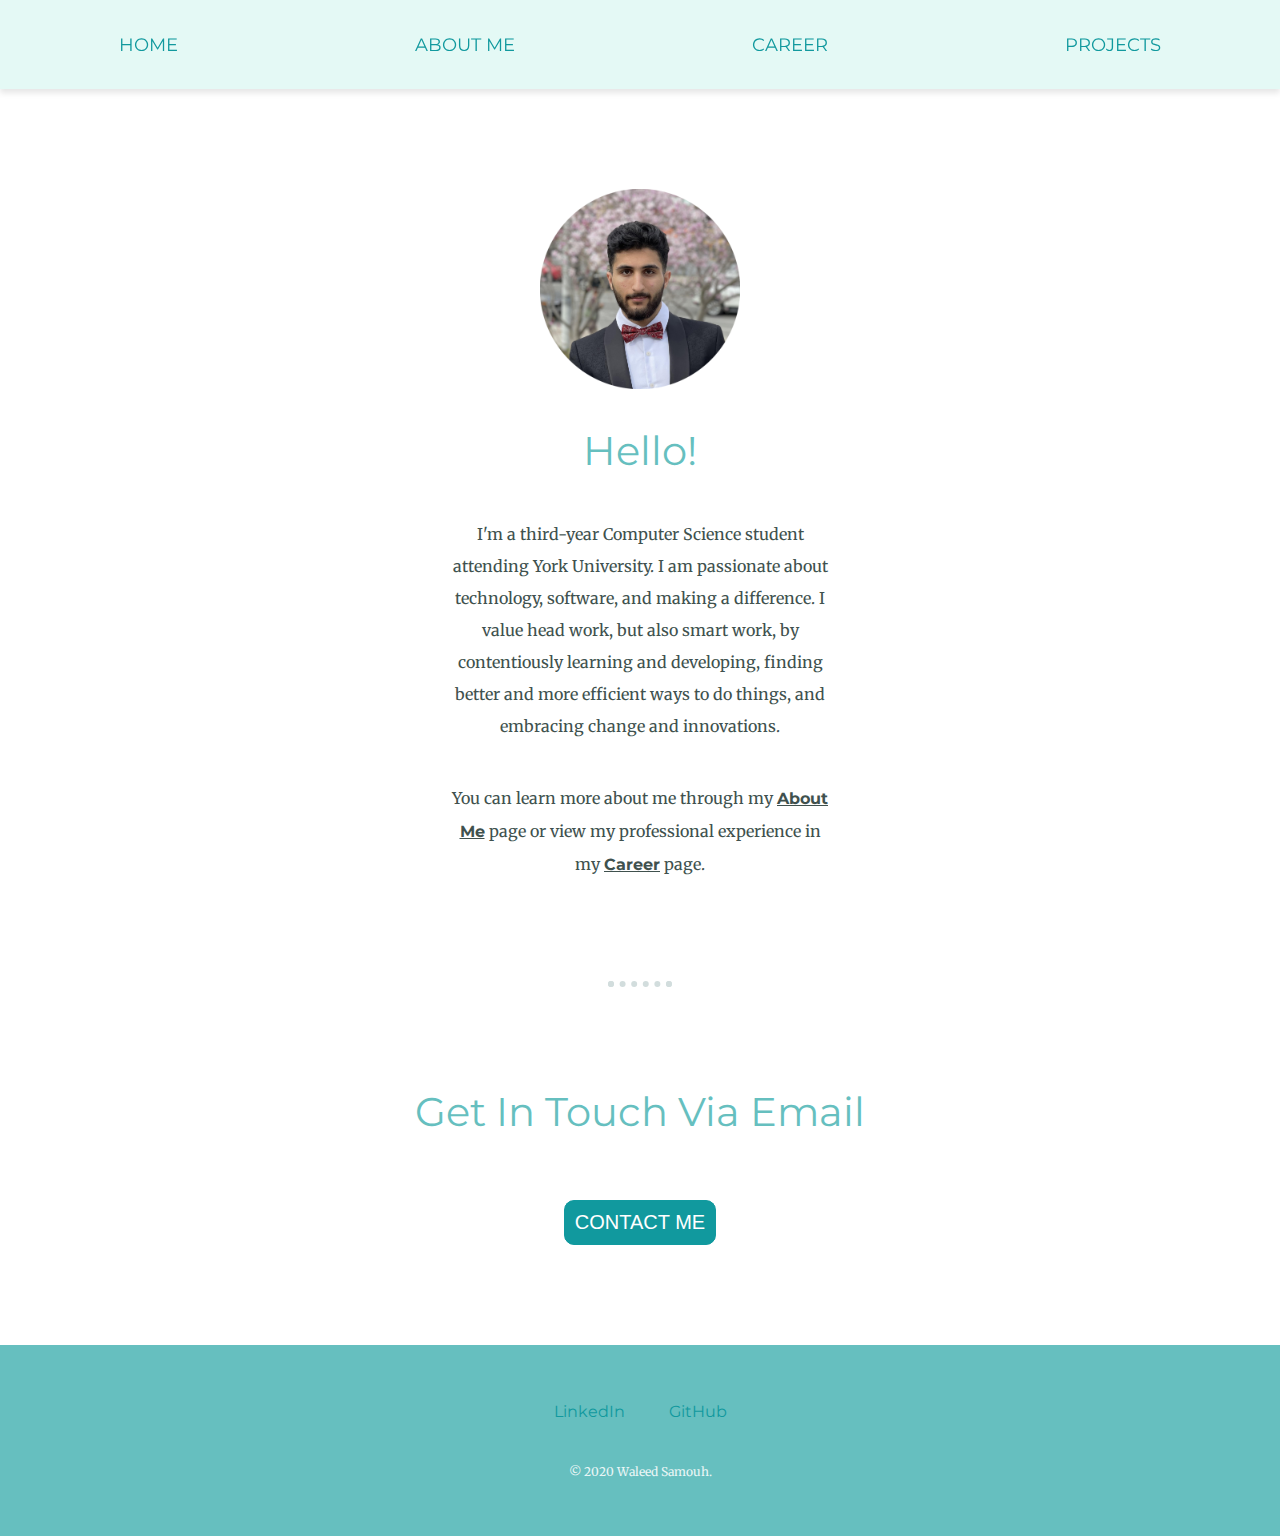
<file: index.html>
<!DOCTYPE html>
<html lang="en">
<head>
  <meta charset="UTF-8">
  <title>Waleed</title>
  <link rel="stylesheet" href="style.css" type="">
  <link rel="icon" href="images/favicon.ico">
  <link href="https://fonts.googleapis.com/css2?family=Merriweather:ital,wght@1,300&family=Montserrat&family=Sacramento&display=swap" rel="stylesheet">


</head>
<body>
  <div class="navbar">
    <a href="index.html">HOME</a>
    <a href="aboutMe.html">ABOUT ME</a>
    <a href="career.html">CAREER</a>
    <a href="projects.html">PROJECTS</a>
  </div>

  <div class="middle_container">
    <div class="profile">
      <img class="profile_image" src="images/circle-waleed.png" alt="Walled's profile picture" width="200px" height="200px">
      <h2>Hello!</h2>
      <p class="intro">I'm a third-year Computer Science student attending York University. I am passionate about technology, software, and making a difference. 
        I value head work, but also smart work, by contentiously learning and developing, finding better and more efficient ways to do things, and embracing change and innovations.</p>
        <br>
        <br>
    <p class="intro">
      You can learn more about me through my <a href="aboutMe.html">About Me</a> page or view my professional experience in my <a href="aboutMe.html">Career</a> page.</p>
    </div>
    <hr>

    <div class="contact_me">
      <h2>Get In Touch Via Email</h2>
      <a class="contact_me_buttom" href="mailto: waleed.samouh02@gmail.com">CONTACT ME</a> 
    </div>
  </div>

  <div class="bottom_container">
    <a class="footer_link" href="https://www.linkedin.com/in/waleed-samouh/">LinkedIn</a>
    <a class="footer_link" href="https://github.com/samouh-waleed">GitHub</a>
    <p class="bottom_author">© 2020 Waleed Samouh.</p>
  </div>

</body>
</html>
</file>
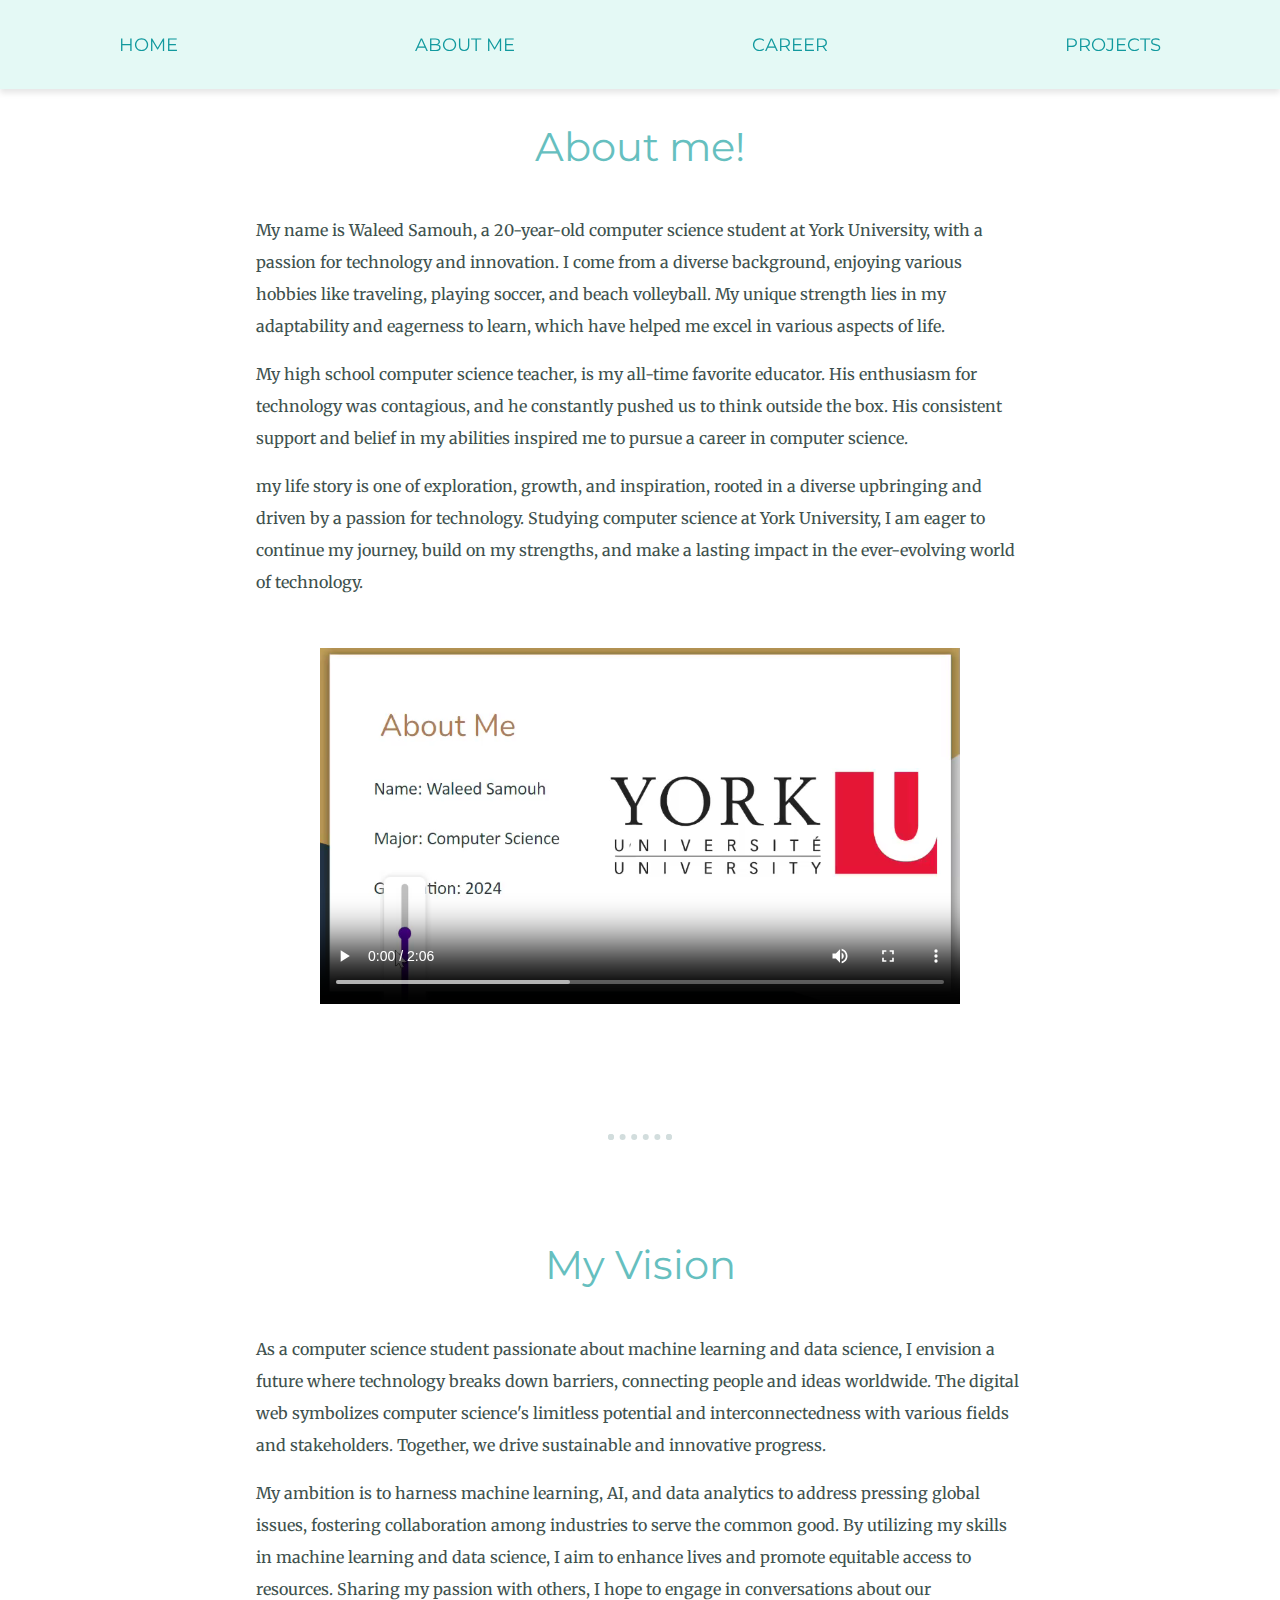
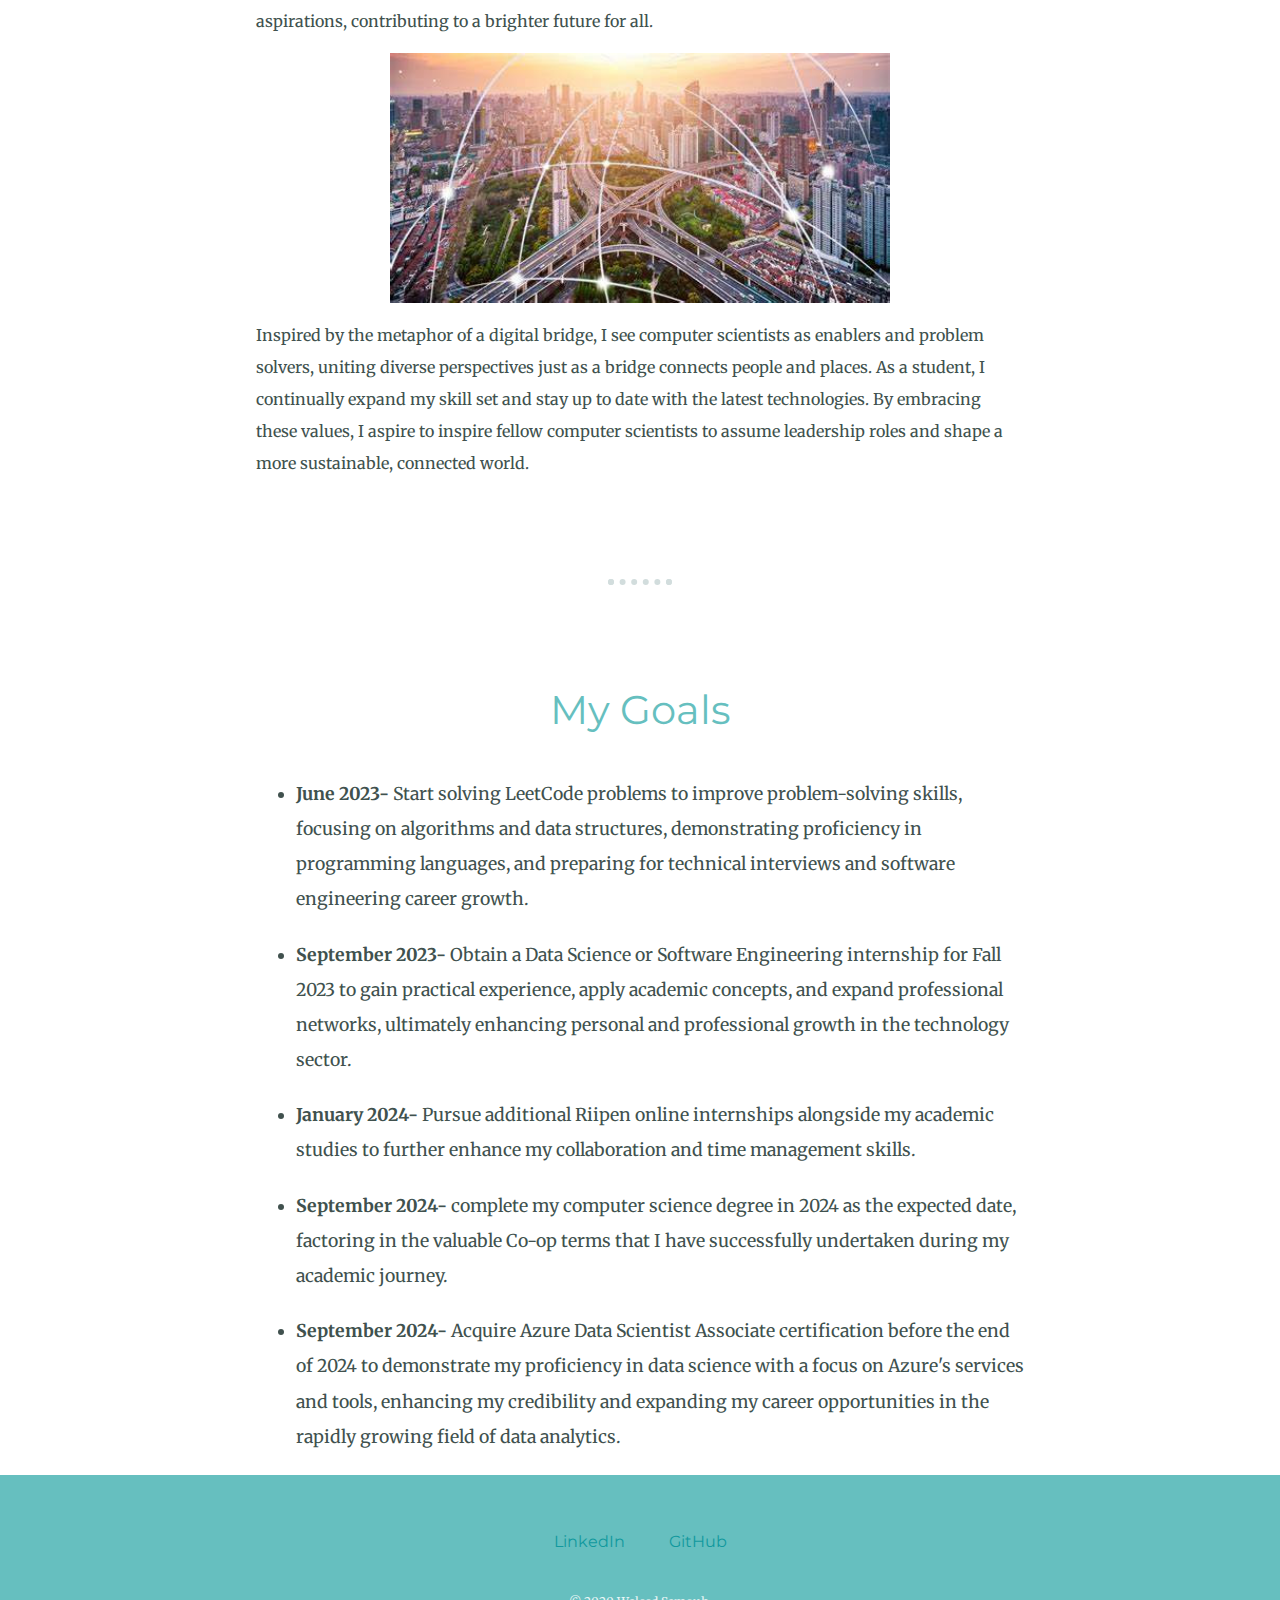
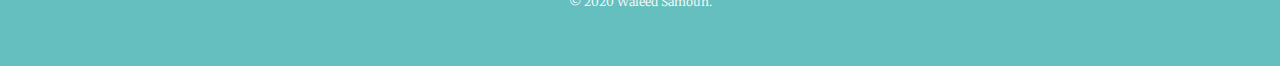
<file: aboutMe.html>
<!DOCTYPE html>
<html lang="en">
<head>
  <meta charset="UTF-8">
  <title>Waleed's Career</title>
  <link rel="stylesheet" href="style.css" type="">
  <link rel="icon" href="images/favicon.ico">
  <link href="https://fonts.googleapis.com/css2?family=Merriweather:ital,wght@1,300&family=Montserrat&family=Sacramento&display=swap" rel="stylesheet">
</head>
<body>
    <body>
        <div class="navbar">
            <a href="index.html">HOME</a>
            <a href="aboutMe.html">ABOUT ME</a>
            <a href="career.html">CAREER</a>
            <a href="projects.html">PROJECTS</a>
        </div>


        <h2>About me!</h2>
        <div class="main-content aboutMePar">
          <p>My name is Waleed Samouh, a 20-year-old computer science student at York University, with a passion for technology and innovation. I come from a diverse background, 
            enjoying various hobbies like traveling, playing soccer, and beach volleyball. My unique strength lies in my adaptability and eagerness to learn, which have 
            helped me excel in various aspects of life.</p>
            <!-- <br> -->

          <p>My high school computer science teacher, is my all-time favorite educator. His enthusiasm for technology was contagious, and he constantly pushed us to 
            think outside the box. His consistent support and belief in my abilities inspired me to pursue a career in computer science.</p>

         <p>my life story is one of exploration, growth, and inspiration, rooted in a diverse upbringing and driven by a passion for technology. Studying computer science at 
          York University, I am eager to continue my journey, build on my strengths, and make a lasting impact in the ever-evolving world of technology.</p>
          
        </div>
        <div class="video-container">
          <video width="640" height="360" controls>
            <source src="whyMeVid.mp4" type="video/mp4">
          </video>
        </div>

        <hr>
    
        <h2>My Vision</h2>
        <div class="main-content vision-par">
            <p id="vis-par">As a computer science student passionate about machine learning and data science, I envision a future where technology breaks down barriers, connecting people and ideas worldwide. The digital web symbolizes computer science's limitless potential and interconnectedness with various fields and stakeholders. Together, we drive sustainable and innovative progress.</p>
    
                <p id="vis-par">My ambition is to harness machine learning, AI, and data analytics to address pressing global issues, fostering collaboration among industries to serve the common good. By utilizing my skills in machine learning and data science, I aim to enhance lives and promote equitable access to resources. Sharing my passion with others, I hope to engage in conversations about our aspirations, contributing to a brighter future for all.</p>
                
                <img src="images/vision-image.jpg" alt="Vision-related image" class="vision-image">

                <p id="vis-par">Inspired by the metaphor of a digital bridge, I see computer scientists as enablers and problem solvers, uniting diverse perspectives just as a bridge connects people and places. As a student, I  continually expand my skill set and stay up to date with the latest technologies. By embracing these values, I aspire to inspire fellow computer scientists to assume leadership roles and shape a more sustainable, connected world.</p>
    
        </div>
        <hr>

        <h2>My Goals</h2>
        <div class="main-content goals-par">
          <ul>
            <li id="goal"><span class="bolded">June 2023- </span>Start solving LeetCode problems to improve problem-solving skills, focusing on algorithms and data structures, demonstrating proficiency in programming languages, and preparing for technical interviews and software engineering career growth.</li>            
            <li id="goal"><span class="bolded">September 2023- </span>Obtain a Data Science or Software Engineering internship for Fall 2023 to gain practical experience, apply academic concepts, and expand professional networks, ultimately enhancing personal and professional growth in the technology sector.</li>                        
            <li id="goal"><span class="bolded">January 2024- </span>Pursue additional Riipen online internships alongside my academic studies to further enhance my collaboration and time management skills.</li>
            <li id="goal"><span class="bolded">September 2024- </span>complete my computer science degree in 2024 as the expected date, factoring in the valuable Co-op terms that I have successfully undertaken during my academic journey.</li>
            <li id="goal"><span class="bolded">September 2024- </span>Acquire Azure Data Scientist Associate certification before the end of 2024 to demonstrate my proficiency in data science with a focus on Azure's services and tools, enhancing my credibility and expanding my career opportunities in the rapidly growing field of data analytics.</li>
          </ul>
          
        </div>

        <div class="bottom_container">
          <a class="footer_link" href="https://www.linkedin.com/in/waleed-samouh/">LinkedIn</a>
          <a class="footer_link" href="https://github.com/samouh-waleed">GitHub</a>
          <p class="bottom_author">© 2020 Waleed Samouh.</p>
        </div>
      </body>
</html>
</file>
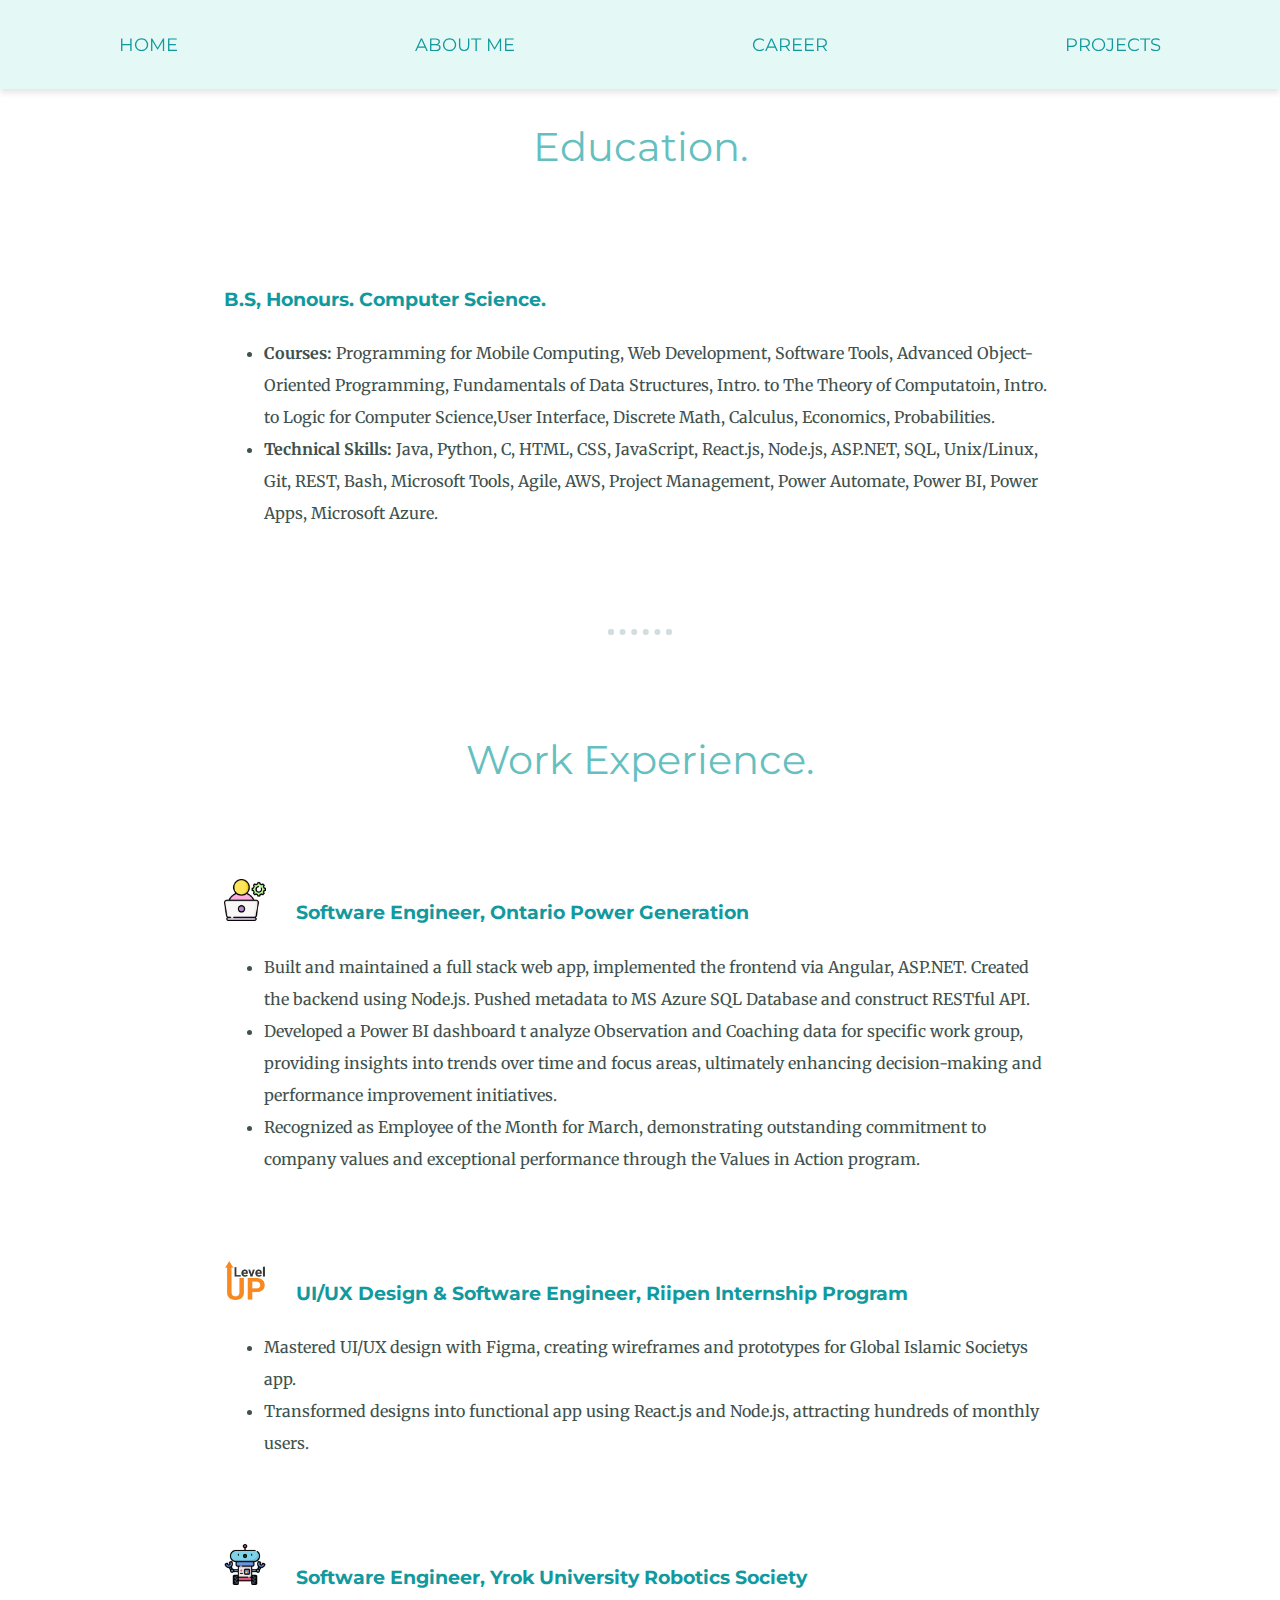
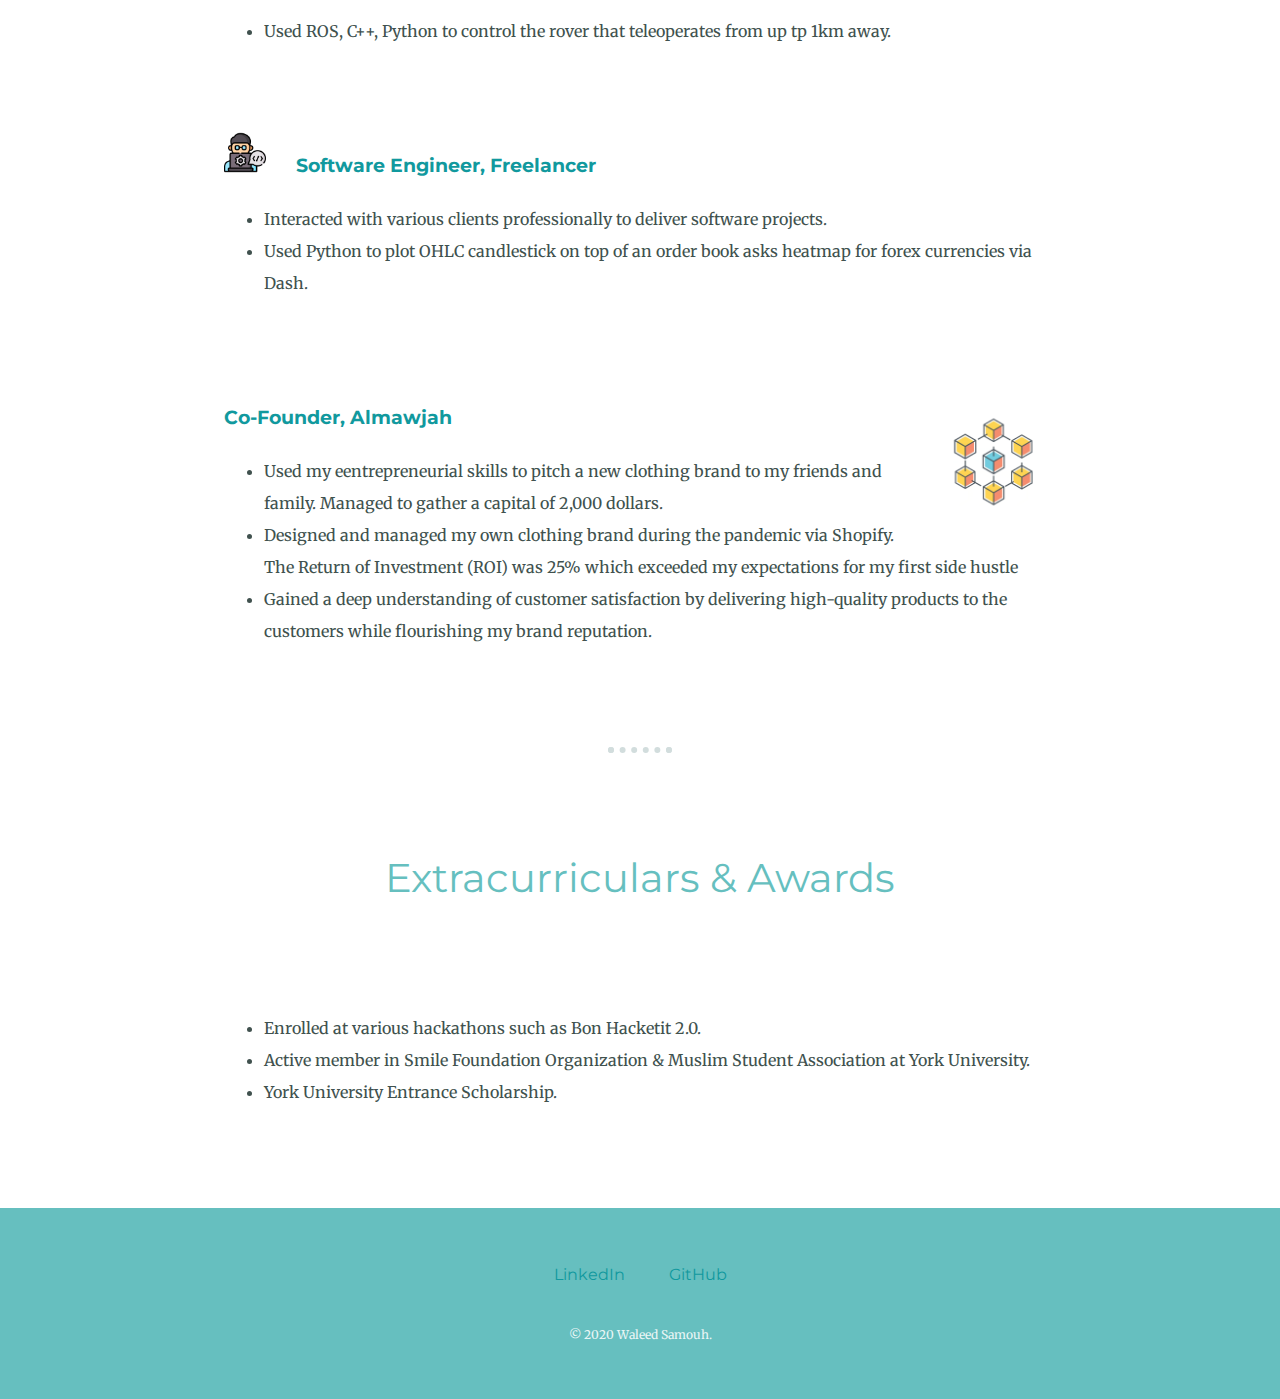
<file: career.html>
<!DOCTYPE html>
<html lang="en">
<head>
  <meta charset="UTF-8">
  <title>Waleed's Career</title>
  <link rel="stylesheet" href="style.css" type="">
  <link rel="icon" href="images/favicon.ico">
  <link href="https://fonts.googleapis.com/css2?family=Merriweather:ital,wght@1,300&family=Montserrat&family=Sacramento&display=swap" rel="stylesheet">
</head>
<body>
    <body>
        <div class="navbar">
            <a href="index.html">HOME</a>
            <a href="aboutMe.html">ABOUT ME</a>
            <a href="career.html">CAREER</a>
            <a href="projects.html">PROJECTS</a>
                  </div>
  
  <div class="middle_container">
    <div class="Education">
        <h2>Education.</h2>
        <div class="education_row">
  
          <h3>B.S, Honours. Computer Science.</h3>
          <ul>
            <li><span class="bolded">Courses:</span> Programming for Mobile Computing, Web Development, Software Tools, Advanced Object-Oriented Programming,
               Fundamentals of Data Structures, Intro. to The Theory of Computatoin, Intro. to Logic for Computer Science,User Interface, Discrete Math, Calculus, Economics, Probabilities.</li>
               <li><span class="bolded">Technical Skills:</span> Java, Python, C, HTML, CSS, JavaScript, React.js, Node.js, ASP.NET, SQL, Unix/Linux, Git, REST, Bash, Microsoft Tools, Agile, AWS, Project Management, Power Automate, Power BI, Power Apps, Microsoft Azure.</li>
          </ul>
        </div>
      </div>

      <hr>

      <div class="newest-experience">
        <h2>Work Experience.</h2>
        <div class="experience_row1">
          <img class="robot_image" src="images/SWE.png" alt="OPG">
  
          <h3>Software Engineer, Ontario Power Generation</h3>
          <ul>
            <li>Built and maintained a full stack web app, implemented the frontend via Angular, ASP.NET. Created the backend using Node.js. Pushed metadata to MS Azure SQL Database and construct RESTful API.</li>
            <li>Developed a Power BI dashboard t analyze Observation and Coaching data for specific work group, providing insights into trends over time and focus areas, ultimately enhancing decision-making and performance improvement initiatives.</li>
            <li>Recognized as Employee of the Month for March, demonstrating outstanding commitment to company values and exceptional performance through the Values in Action program.</li>
          </ul>
        </div>


        <div class="newest1-experience">
          <div class="experience_row1">
            <img class="robot_image" src="images/riipen.jpg" alt="Riipen internship">
    
            <h3>UI/UX Design & Software Engineer, Riipen Internship Program</h3>
            <ul>
              <li>Mastered UI/UX design with Figma, creating wireframes and prototypes for Global Islamic Societys app.</li>
              <li>Transformed designs into functional app using React.js and Node.js, attracting hundreds of monthly users.</li>
            </ul>
          </div>

          
      <div class="experience">
        <div class="experience_row1">
          <img class="robot_image" src="images/robot.png" alt="Robotics club">
  
          <h3>Software Engineer, Yrok University Robotics Society</h3>
          <ul>
            <li>Used ROS, C++, Python to control the rover that teleoperates from up tp 1km away.</li>
          </ul>
        </div>

    <div class="experience_row2">
        <img class="code_image" src="images/software-engineer.png" alt="software engineer">

        <h3>Software Engineer, Freelancer</h3>
        <ul>
          <li>Interacted with various clients professionally to deliver software projects.</li>
          <li>Used Python to plot OHLC candlestick on top of an order book asks heatmap for forex currencies via Dash.</li>
        </ul>
      </div>

      <div class="experience_row3">
        <img class="business_image" src="images/business.gif" alt="almawjah business">
        <h3>Co-Founder, Almawjah</h3>
        <ul>
          <li>Used my eentrepreneurial skills to pitch a new clothing brand to my friends and family. Managed to gather a capital of 2,000 dollars.</li>
          <li>Designed and managed my own clothing brand during the pandemic via Shopify. The Return of Investment (ROI) was 25% which exceeded my expectations for my first side hustle</li>
          <li>Gained a deep understanding of customer satisfaction by delivering high-quality products to the customers while flourishing my brand reputation.</li>
        </ul>
      </div>
    </div>

    <hr>

    <div class="Extracurriculars">
      <h2>Extracurriculars & Awards</h2>
      <div class="extra_row">
        <ul>
          <li>Enrolled at various hackathons such as Bon Hacketit 2.0.</li>
          <li>Active member in Smile Foundation Organization & Muslim Student Association at York University.</li>
          <li>York University Entrance Scholarship.</li>
        </ul>
    </div>

  </div>

  <div class="bottom_container">
    <a class="footer_link" href="https://www.linkedin.com/in/waleed-samouh/">LinkedIn</a>
    <a class="footer_link" href="https://github.com/samouh-waleed">GitHub</a>
    <p class="bottom_author">© 2020 Waleed Samouh.</p>
  </div>
</body>
</html>
</file>
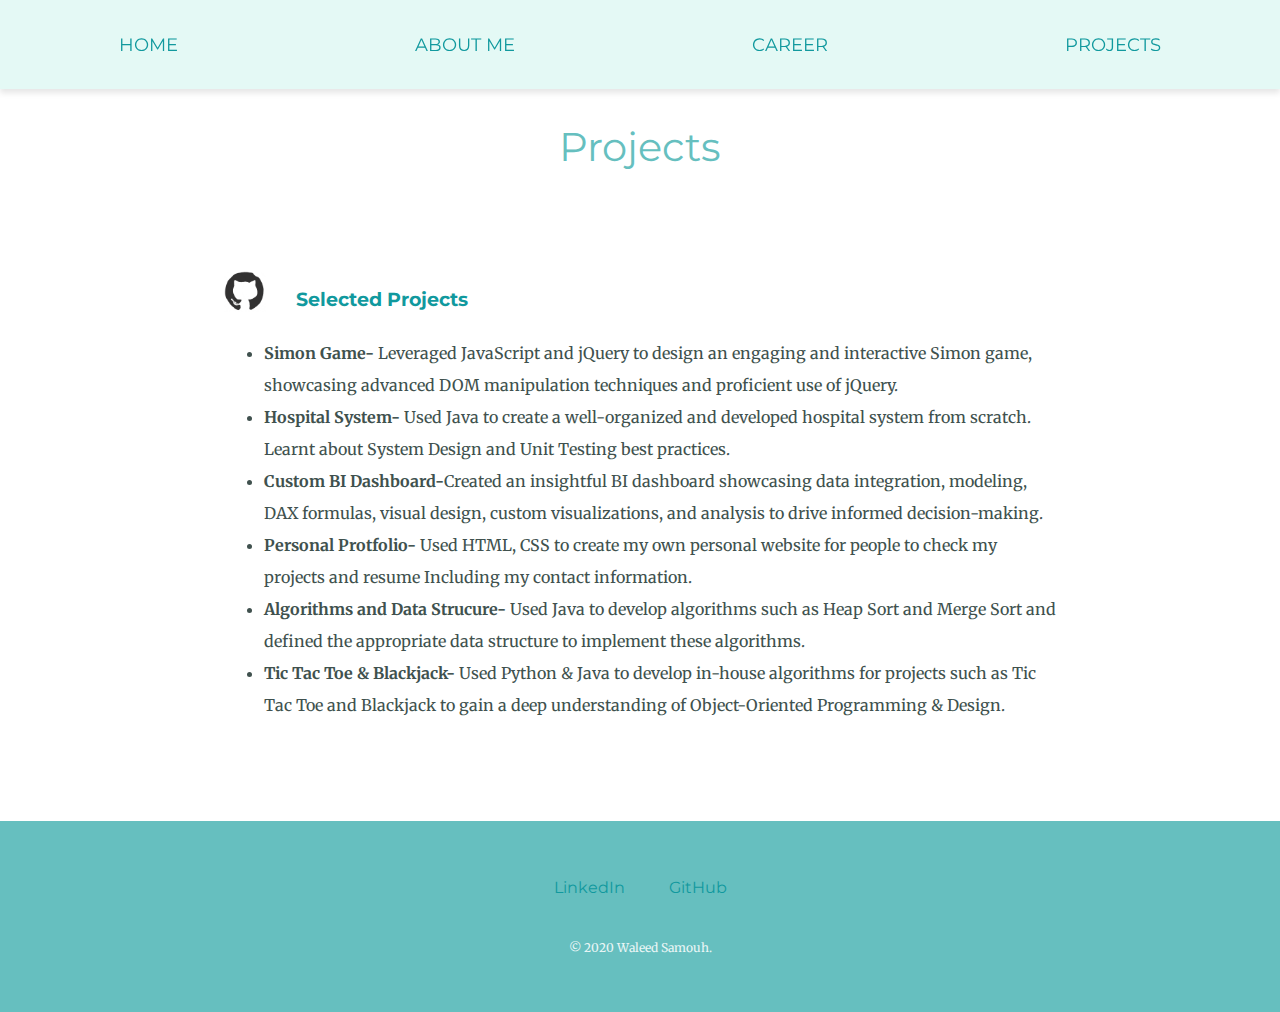
<file: projects.html>
<!DOCTYPE html>
<html lang="en">
<head>
  <meta charset="UTF-8">
  <title>Waleed's Career</title>
  <link rel="stylesheet" href="style.css" type="">
  <link rel="icon" href="images/favicon.ico">
  <link href="https://fonts.googleapis.com/css2?family=Merriweather:ital,wght@1,300&family=Montserrat&family=Sacramento&display=swap" rel="stylesheet">
</head>
<body>
    <body>
        <div class="navbar">
            <a href="index.html">HOME</a>
            <a href="aboutMe.html">ABOUT ME</a>
            <a href="career.html">CAREER</a>
            <a href="projects.html">PROJECTS</a>
        </div>

        <div class="Projects">
          <h2>Projects</h2>
          <div class="project_row">
            <img class="git_image" src="images/projects.gif" alt="software engineer">
    
            <h3>Selected Projects</h3>
            <ul>
              <li><span class="bolded">Simon Game-</span> Leveraged JavaScript and jQuery to design an engaging and interactive Simon game, showcasing advanced DOM manipulation techniques and proficient use of jQuery.</li>
              <li><span class="bolded">Hospital System-</span> Used Java to create a well-organized and developed hospital system from scratch. Learnt about System Design and Unit Testing best practices.</li>
              <li><span class="bolded">Custom BI Dashboard-</span>Created an insightful BI dashboard showcasing data integration, modeling, DAX formulas, visual design, custom visualizations, and analysis to drive informed decision-making.</li>
              <li><span class="bolded">Personal Protfolio-</span> Used HTML, CSS to create my own personal website for people to check my projects and resume Including my contact information.</li>
              <li><span class="bolded">Algorithms and Data Strucure-</span> Used Java to develop algorithms such as Heap Sort and Merge Sort and defined the appropriate data structure to implement these algorithms.</li>
              <li><span class="bolded">Tic Tac Toe & Blackjack-</span> Used Python & Java to develop in-house algorithms for projects such as Tic Tac Toe and Blackjack to gain a deep understanding of Object-Oriented Programming & Design.</li>
            </ul>
        </div>

  <div class="bottom_container">
    <a class="footer_link" href="https://www.linkedin.com/in/waleed-samouh/">LinkedIn</a>
    <a class="footer_link" href="https://github.com/samouh-waleed">GitHub</a>
    <p class="bottom_author">© 2020 Waleed Samouh.</p>
  </div>
</body>
</html>
</file>
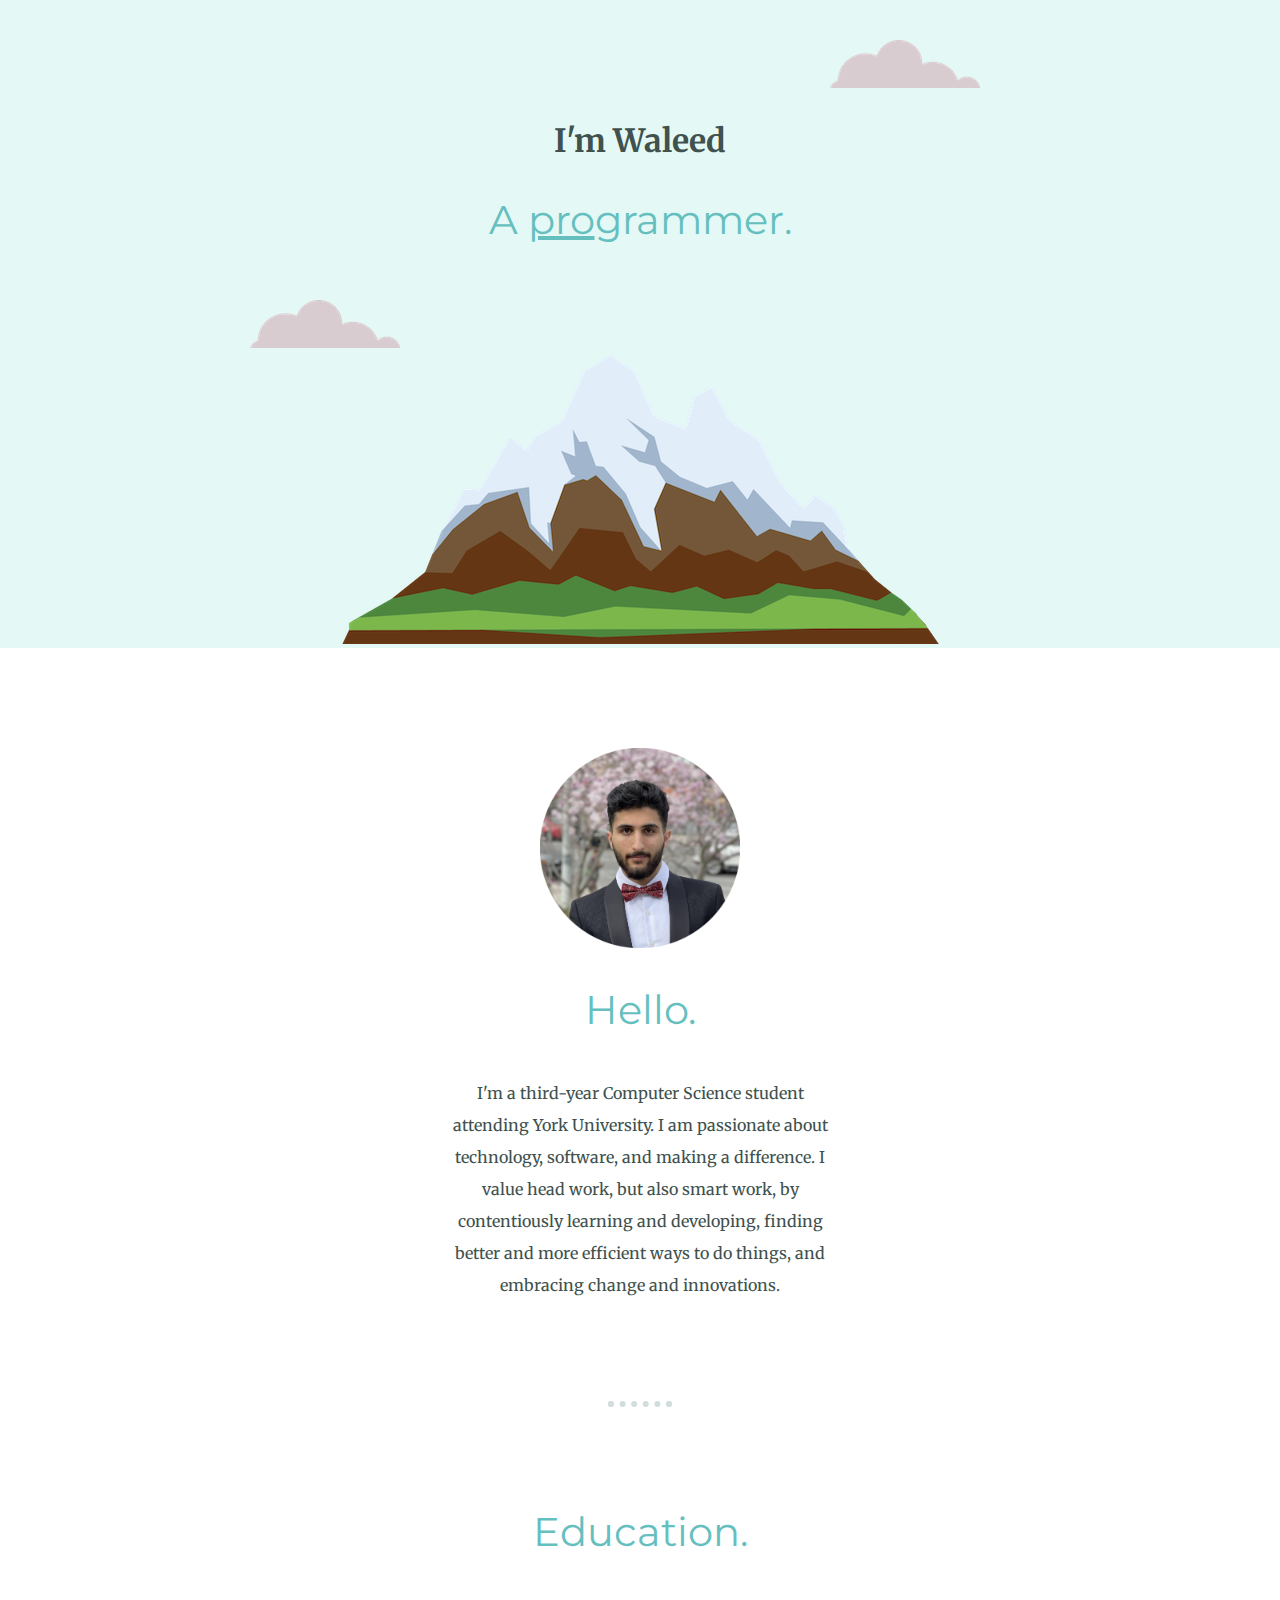
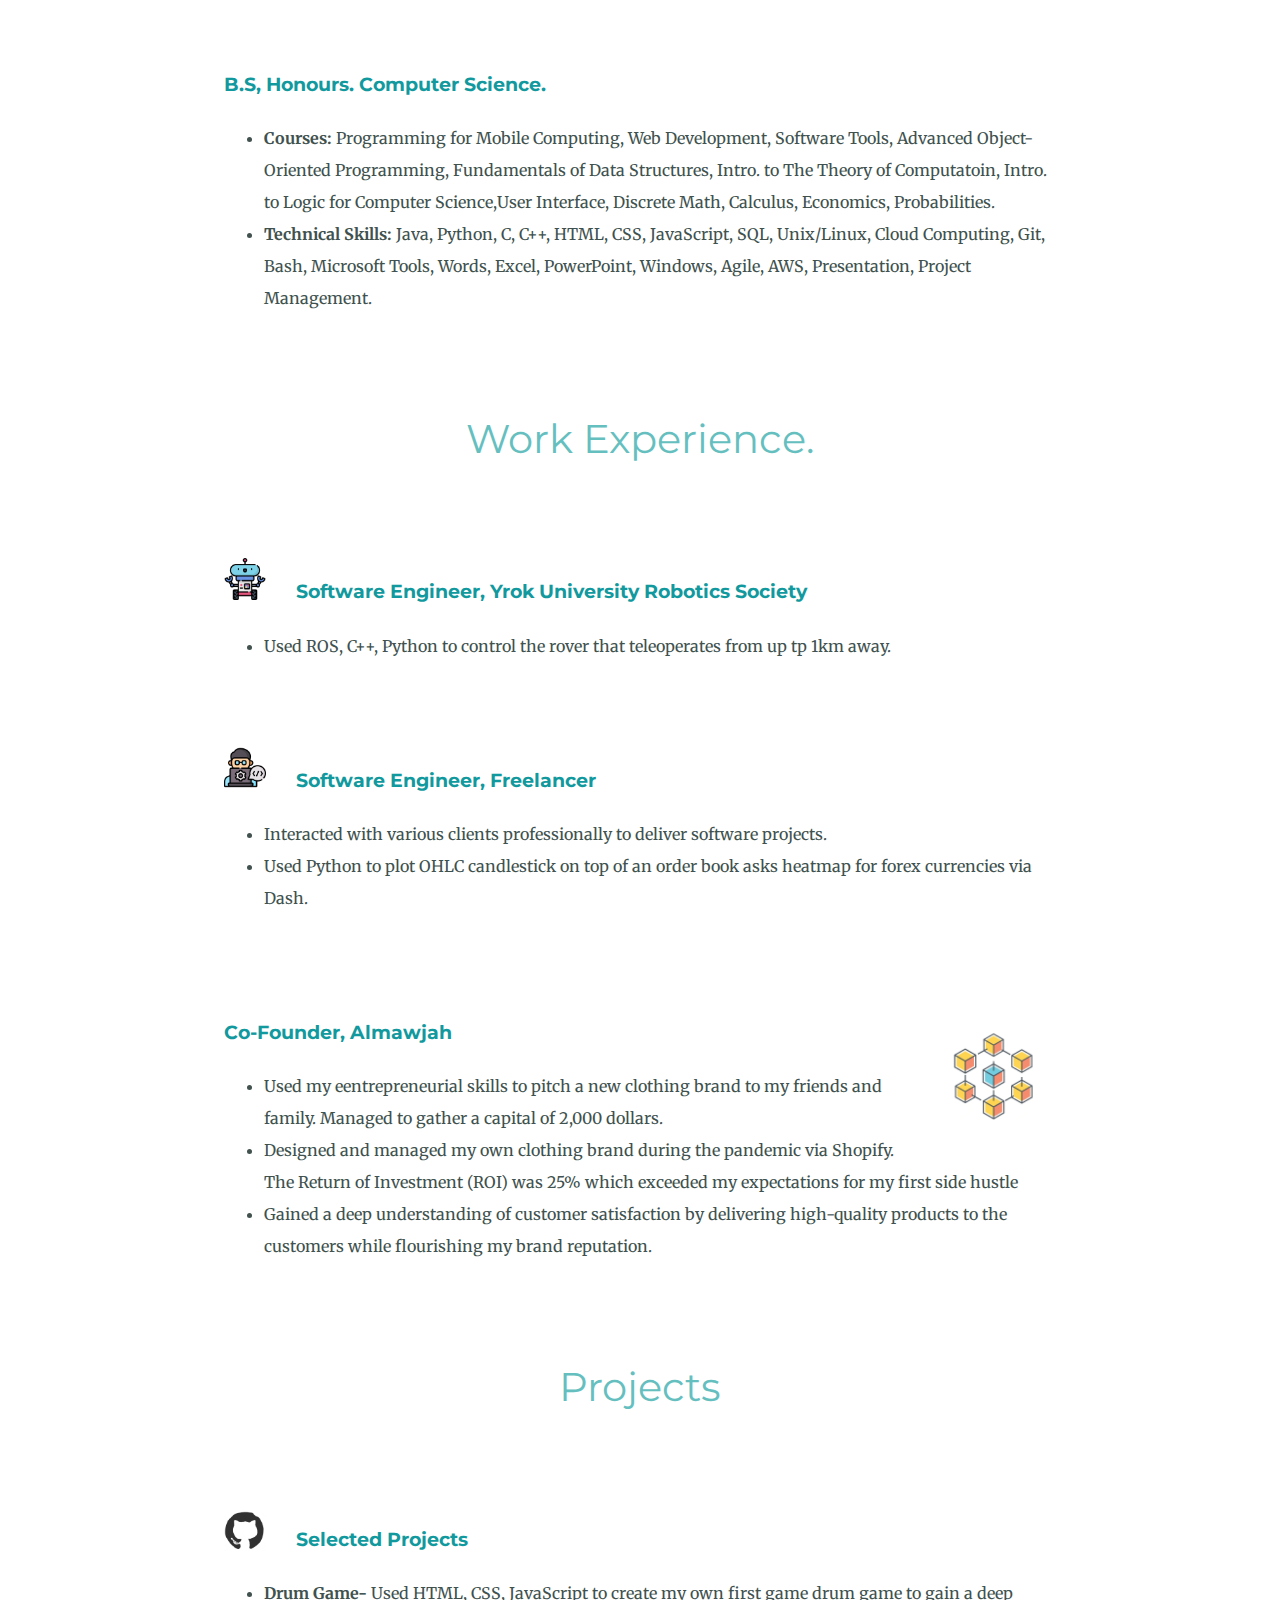
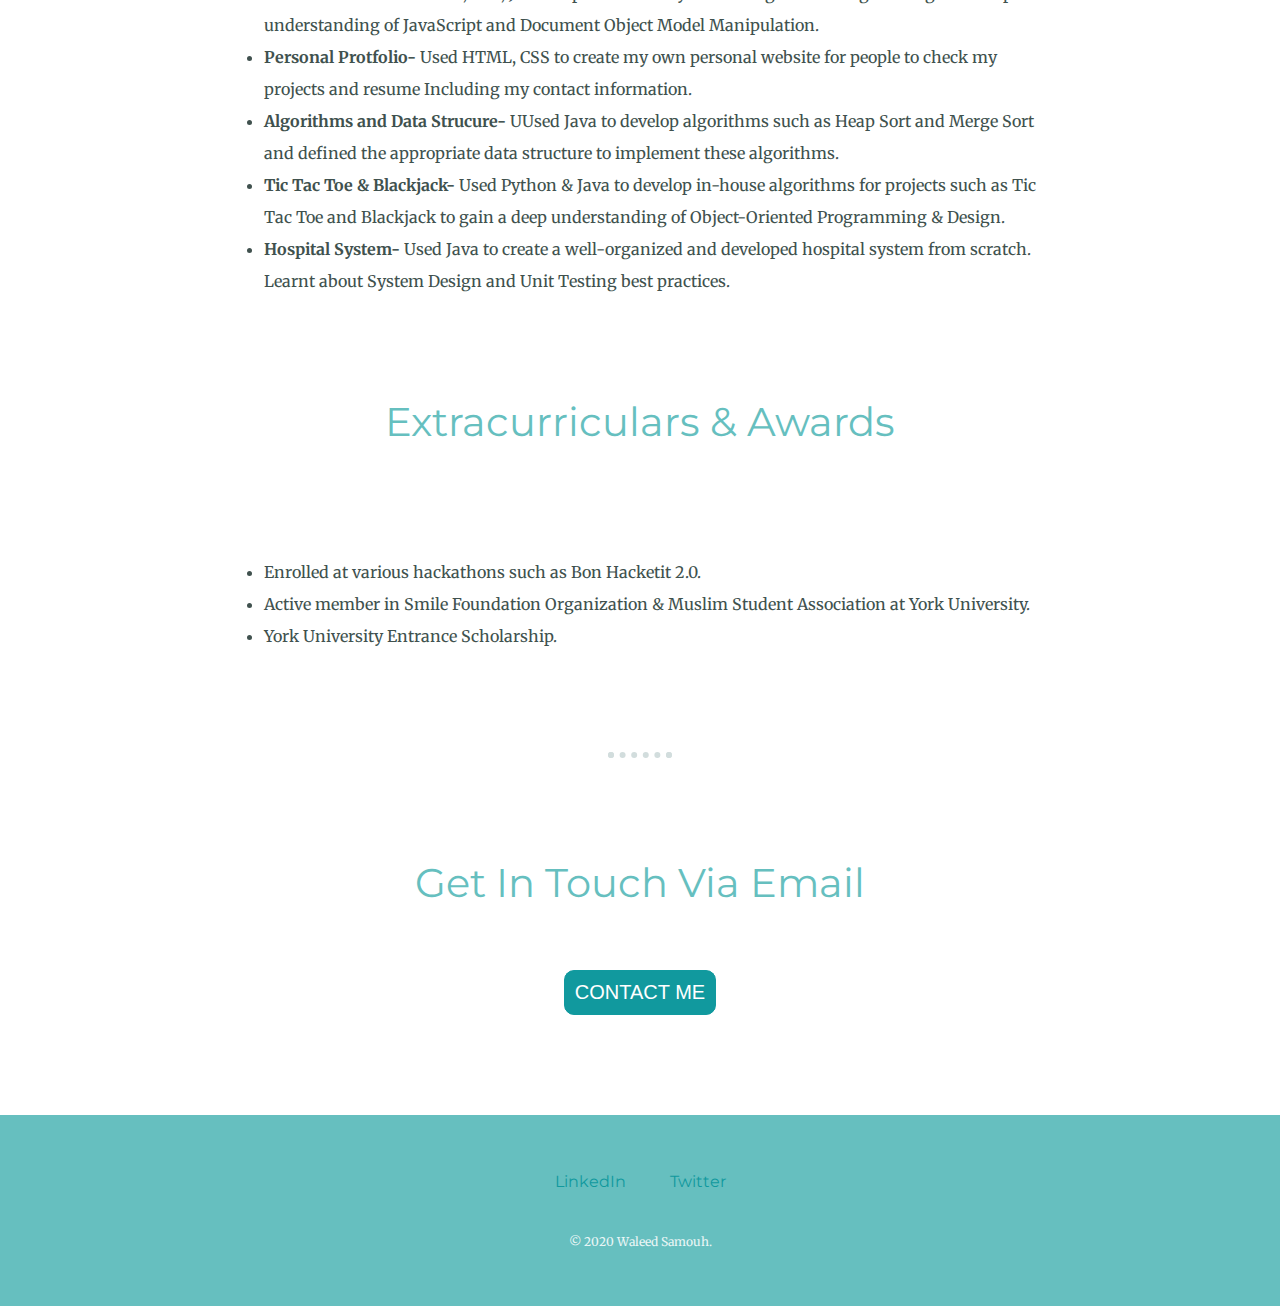
<file: website.html>
<!DOCTYPE html>
<html lang="en">
<head>
  <meta charset="UTF-8">
  <title>Waleed</title>
  <link rel="stylesheet" href="style.css" type="">
  <link rel="icon" href="images/favicon.ico">
  <link href="https://fonts.googleapis.com/css2?family=Merriweather:ital,wght@1,300&family=Montserrat&family=Sacramento&display=swap" rel="stylesheet">


</head>
<body>
  <div class="top_contaner">
    <img class="top_cloud" src="images/cloud.png" alt="cloud-img">
    <h1>I'm Waleed</h1>
    <h2>A <span class="pro">pro</span>grammer.</h2>
    <img class="bottom_cloud" src="images/cloud.png" alt="cloud-img">
    <img src="images/mountain.png" alt="mountain-img">
  </div>
  <div class="middle_container">
    <div class="profile">
      <img class="profile_image" src="images/circle-waleed.png" alt="Walled's profile picture" width="200px" height="200px">
      <h2>Hello.</h2>
      <p class="intro">I'm a third-year Computer Science student attending York University. I am passionate about technology, software, and making a difference. 
        I value head work, but also smart work, by contentiously learning and developing, finding better and more efficient ways to do things, and embracing change and innovations.</p>
    </div>
    <hr>

    <div class="Education">
      <h2>Education.</h2>
      <div class="education_row">

        <h3>B.S, Honours. Computer Science.</h3>
        <ul>
          <li><span class="bolded">Courses:</span> Programming for Mobile Computing, Web Development, Software Tools, Advanced Object-Oriented Programming,
             Fundamentals of Data Structures, Intro. to The Theory of Computatoin, Intro. to Logic for Computer Science,User Interface, Discrete Math, Calculus, Economics, Probabilities.</li>
             <li><span class="bolded">Technical Skills:</span> Java, Python, C, C++, HTML, CSS, JavaScript, SQL, Unix/Linux, Cloud Computing, Git, Bash, Microsoft Tools,
               Words, Excel, PowerPoint, Windows, Agile, AWS, Presentation, Project Management.</li>
        </ul>
      </div>
    </div>


    <div class="experience">
      <h2>Work Experience.</h2>
      <div class="experience_row1">
        <img class="robot_image" src="images/robot.png" alt="Robotics club">

        <h3>Software Engineer, Yrok University Robotics Society</h3>
        <ul>
          <li>Used ROS, C++, Python to control the rover that teleoperates from up tp 1km away.</li>
        </ul>
      </div>

      <div class="experience_row2">
        <img class="code_image" src="images/software-engineer.png" alt="software engineer">

        <h3>Software Engineer, Freelancer</h3>
        <ul>
          <li>Interacted with various clients professionally to deliver software projects.</li>
          <li>Used Python to plot OHLC candlestick on top of an order book asks heatmap for forex currencies via Dash.</li>
        </ul>
      </div>

      <div class="experience_row3">
        <img class="business_image" src="images/business.gif" alt="almawjah business">
        <h3>Co-Founder, Almawjah</h3>
        <ul>
          <li>Used my eentrepreneurial skills to pitch a new clothing brand to my friends and family. Managed to gather a capital of 2,000 dollars.</li>
          <li>Designed and managed my own clothing brand during the pandemic via Shopify. The Return of Investment (ROI) was 25% which exceeded my expectations for my first side hustle</li>
          <li>Gained a deep understanding of customer satisfaction by delivering high-quality products to the customers while flourishing my brand reputation.</li>
        </ul>
      </div>
    </div>


    <div class="Projects">
      <h2>Projects</h2>
      <div class="project_row">
        <img class="git_image" src="images/projects.gif" alt="software engineer">

        <h3>Selected Projects</h3>
        <ul>
          <li><span class="bolded">Drum Game-</span> Used HTML, CSS, JavaScript to create my own first game drum game to gain a deep understanding of JavaScript and Document Object Model Manipulation.</li>
          <li><span class="bolded">Personal Protfolio-</span> Used HTML, CSS to create my own personal website for people to check my projects and resume Including my contact information.</li>
          <li><span class="bolded">Algorithms and Data Strucure-</span> UUsed Java to develop algorithms such as Heap Sort and Merge Sort and defined the appropriate data structure to implement these algorithms.</li>
          <li><span class="bolded">Tic Tac Toe & Blackjack-</span> Used Python & Java to develop in-house algorithms for projects such as Tic Tac Toe and Blackjack to gain a deep understanding of Object-Oriented Programming & Design.</li>
          <li><span class="bolded">Hospital System-</span> Used Java to create a well-organized and developed hospital system from scratch. Learnt about System Design and Unit Testing best practices.</li>
        </ul>
    </div>

    <div class="Extracurriculars">
      <h2>Extracurriculars & Awards</h2>
      <div class="extra_row">
        <ul>
          <li>Enrolled at various hackathons such as Bon Hacketit 2.0.</li>
          <li>Active member in Smile Foundation Organization & Muslim Student Association at York University.</li>
          <li>York University Entrance Scholarship.</li>
        </ul>
    </div>


    <hr>
    <div class="contact_me">
      <h2>Get In Touch Via Email</h2>
      <a class="contact_me_buttom" href="mailto: waleed.samouh02@gmail.com">CONTACT ME</a> 
    </div>
  </div>


  <div class="bottom_container">
    <a class="footer_link" href="https://www.linkedin.com/in/waleed-samouh/">LinkedIn</a>
    <a class="footer_link" href="https://twitter.com/waleed_samouh">Twitter</a>
    <p class="bottom_author">© 2020 Waleed Samouh.</p>
  </div>

</body>
</html>
</file>
<file: style.css>
body {
  margin: 0;
  text-align: center;
font-family: 'Merriweather', serif;
color: #40514E;
}
/* h1 {
  margin: 50px auto 0 auto;
  font-family: 'Sacramento', cursive;
  font-size: 5.625rem;
  color: #66BFBF;
} */
h2 {
  font-family: 'Montserrat', sans-serif;
  font-size: 2.5rem;
  color: #66BFBF;
  font-weight: normal;
  padding-bottom: 10px;
}
h3{
  font-family: 'Montserrat', sans-serif;
  color: #11999E;
}
p{
  line-height: 2;
}
hr{

  border: dotted #D2DDDD 6px; /* #EAF6F6 */
  border-bottom: none;
  width: 4%;
  margin: 100px auto;
}

a{
  color: #11999E;
  font-family: 'Montserrat', sans-serif;
  margin: 10px 20px; 
  text-decoration: none;
}
.middle_container .intro a{
  color: inherit;
  font-weight: bold;
  text-decoration: underline;
  margin: 0;
  padding: 0;
}
a:hover{
  color: #EAF6F6;
}
.top_contaner{
  background-color:#E4F9F5;
  padding-top: 100px;
  position: relative;
}


.pro {
  text-decoration: underline;
}

.top_cloud{
  position: absolute;
  right: 300px;
  top: 40px;
  }

  .bottom_cloud{
    position:absolute;
    left: 250px;
    bottom:  300px;
  }
  .profile_image{
    padding-top: 100px;
  }
  .intro{
    width: 30%;
    margin: auto;
  }

.experience_row1, .experience_row2,.experience_row3, .education_row, .project_row, .extra_row{
width: 65%; 
margin: 100px auto 100px auto;
text-align: left;
line-height: 2;
}

.code_image{
  width: 5%;
  float: left;
  margin-right: 30px;
  margin-top: -15px;
}
.robot_image{
  width: 5%;
  float: left;
  margin-right: 30px;
  margin-top: -15px;
}
.git_image{
  width: 5%;
  float: left;
  margin-right: 30px;
  margin-top: -10px;
}

.business_image{
width: 15%; 
float:right;
margin-left: 30px;
}
.contact_message{
  width: 40%;
  margin: 40px auto 60px;
}

.bottom_container{
  background-color: #66BFBF;
  padding: 50px 0 20px; 
  line-height: 2;
}
.bottom_author{
  color: #EAF6F6;
  font-size: 0.75rem;
  padding: 20px 0;
}


.navbar {
  display: flex;
  justify-content: space-around;
  background-color: #E4F9F5;
  padding: 1rem 0;
  position: sticky;
  top: 0;
  /* z-index: 1000; */
  box-shadow: 0 4px 6px rgba(0, 0, 0, 0.1);
}

.navbar a {
  color: #11999E;
  text-decoration: none;
  padding: 0.5rem 1rem;
  font-size: 1.1rem;
  font-family: 'Montserrat', sans-serif;
}

.navbar a:hover {
  color: #66BFBF;
  background-color: rgba(255, 255, 255, 0.1);
  transition: background-color 0.3s, color 0.3s;
}

.contact_me_buttom {
   background: #11999E;
   background-image: -webkit-linear-gradient(top, #11999E, #11999E);
   background-image: -moz-linear-gradient(top, #11999E, #11999E);
   background-image: -ms-linear-gradient(top, #11999E, #11999E);
   background-image: -o-linear-gradient(top, #11999E, #11999E);
   background-image: -webkit-gradient(to bottom, #11999E, #11999E);
   -webkit-border-radius: 10px;
   -moz-border-radius: 10px;
   border-radius: 10px;
   color: #FFFFFF;
   font-family: Arial;
   font-size: 20px;
   font-weight: 200;
   padding: 10px;
   border: solid #119A9F 1px;
   text-decoration: none;
   display: inline-block;
   cursor: pointer;
   text-align: center;
   margin-top: 20px;
   margin-bottom: 100px;
}

.contact_me_buttom:hover {
   border: solid #66BFBF 1px;
   background: #66BFBF;
   background-image: -webkit-linear-gradient(top, #66BFBF, #66BFBF);
   background-image: -moz-linear-gradient(top, #66BFBF, #66BFBF);
   background-image: -ms-linear-gradient(top, #66BFBF, #66BFBF);
   background-image: -o-linear-gradient(top, #66BFBF, #66BFBF);
   background-image: -webkit-gradient(to bottom, #66BFBF, #66BFBF);
   -webkit-border-radius: 20px;
   -moz-border-radius: 20px;
   border-radius: 20px;
   text-decoration: none;
}

.bolded{
  font-weight: bold;
}


.vision-par{
margin-right: 50px;
margin-left: 50px;
}

.video-container {
display: flex;
justify-content: center;
padding: 30px 50px 30px 50px;
}

.main-content {
  width: 60%;
  margin: 0 auto;
  text-align: left;
}

.vision-image {
  max-width: 500px;
  width: 100%;
  height: auto;
  display: block;
  margin: 0 auto;
}

#goal {
  text-align: left;
  font-size: 1.1rem; 
  /* font-weight: bold; */
  margin-top: 20px;
  margin-bottom: 20px;
  line-height: 2;

}
</file>
